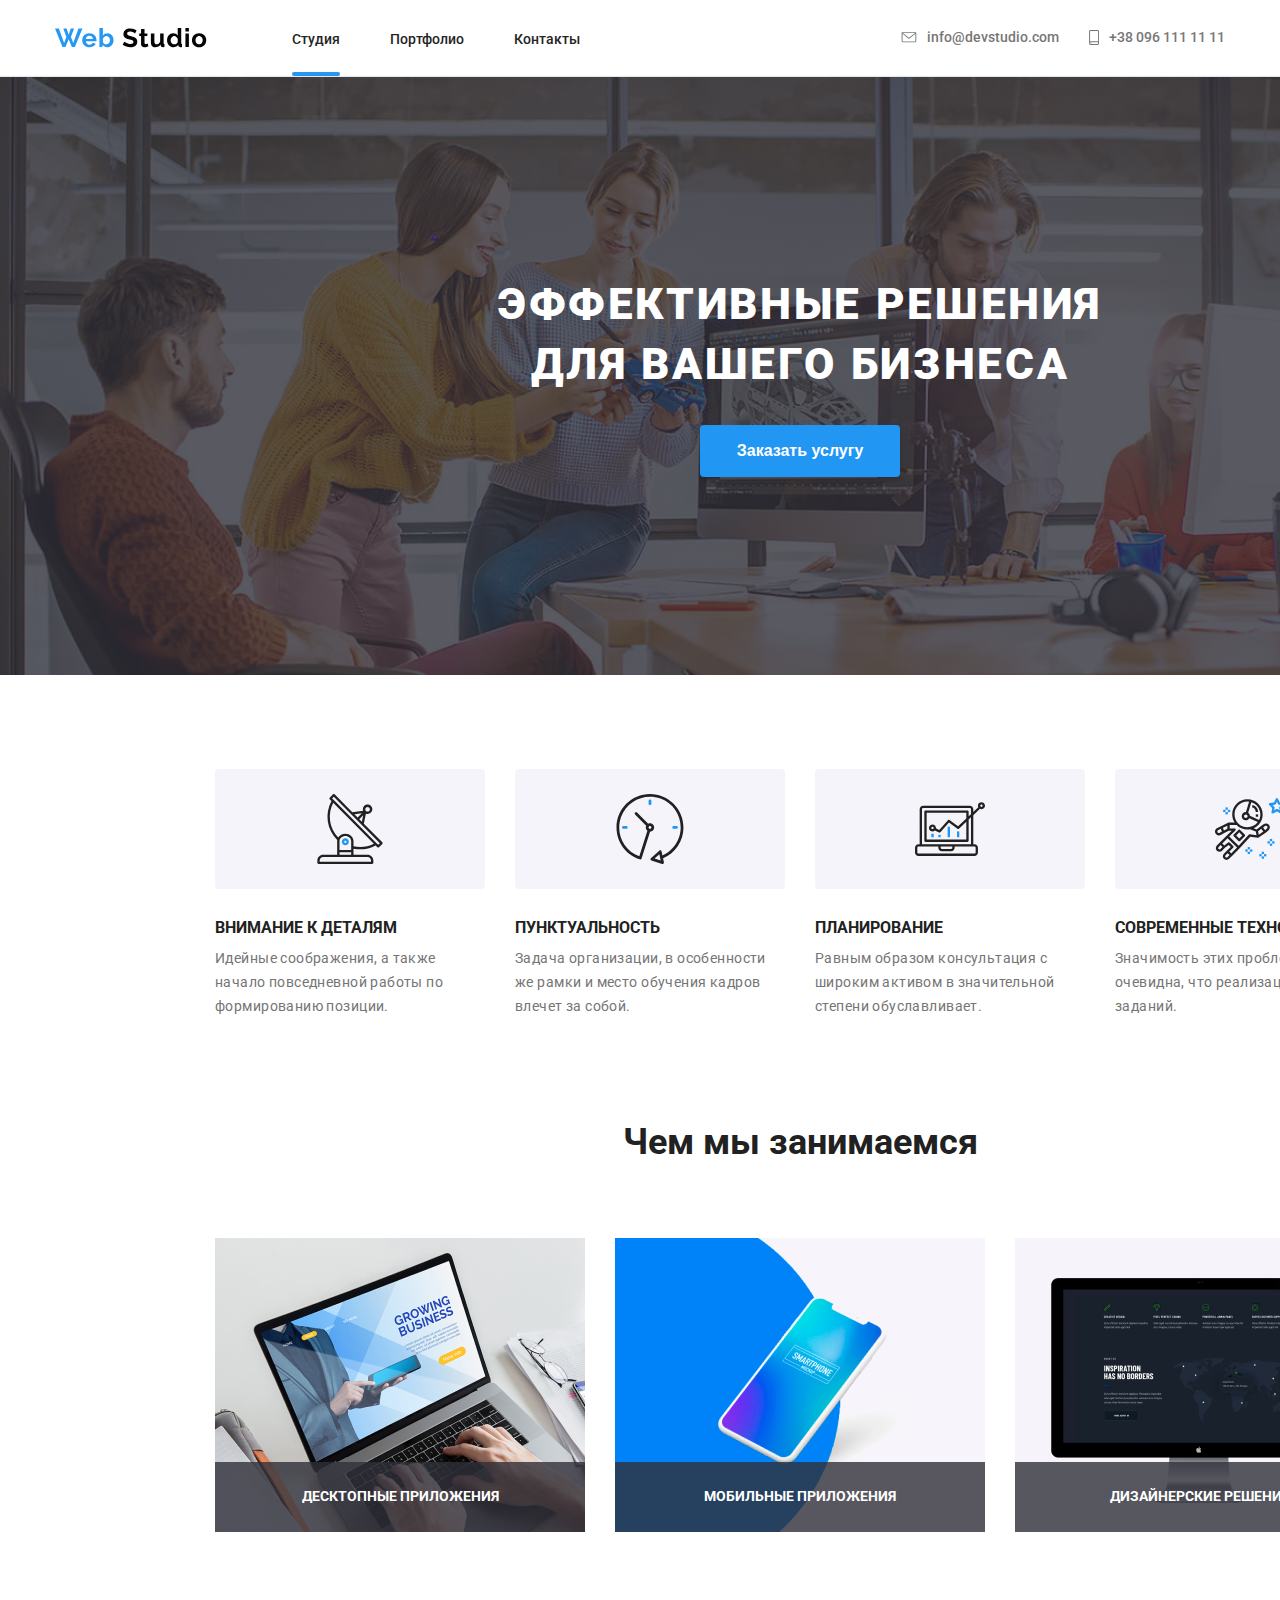
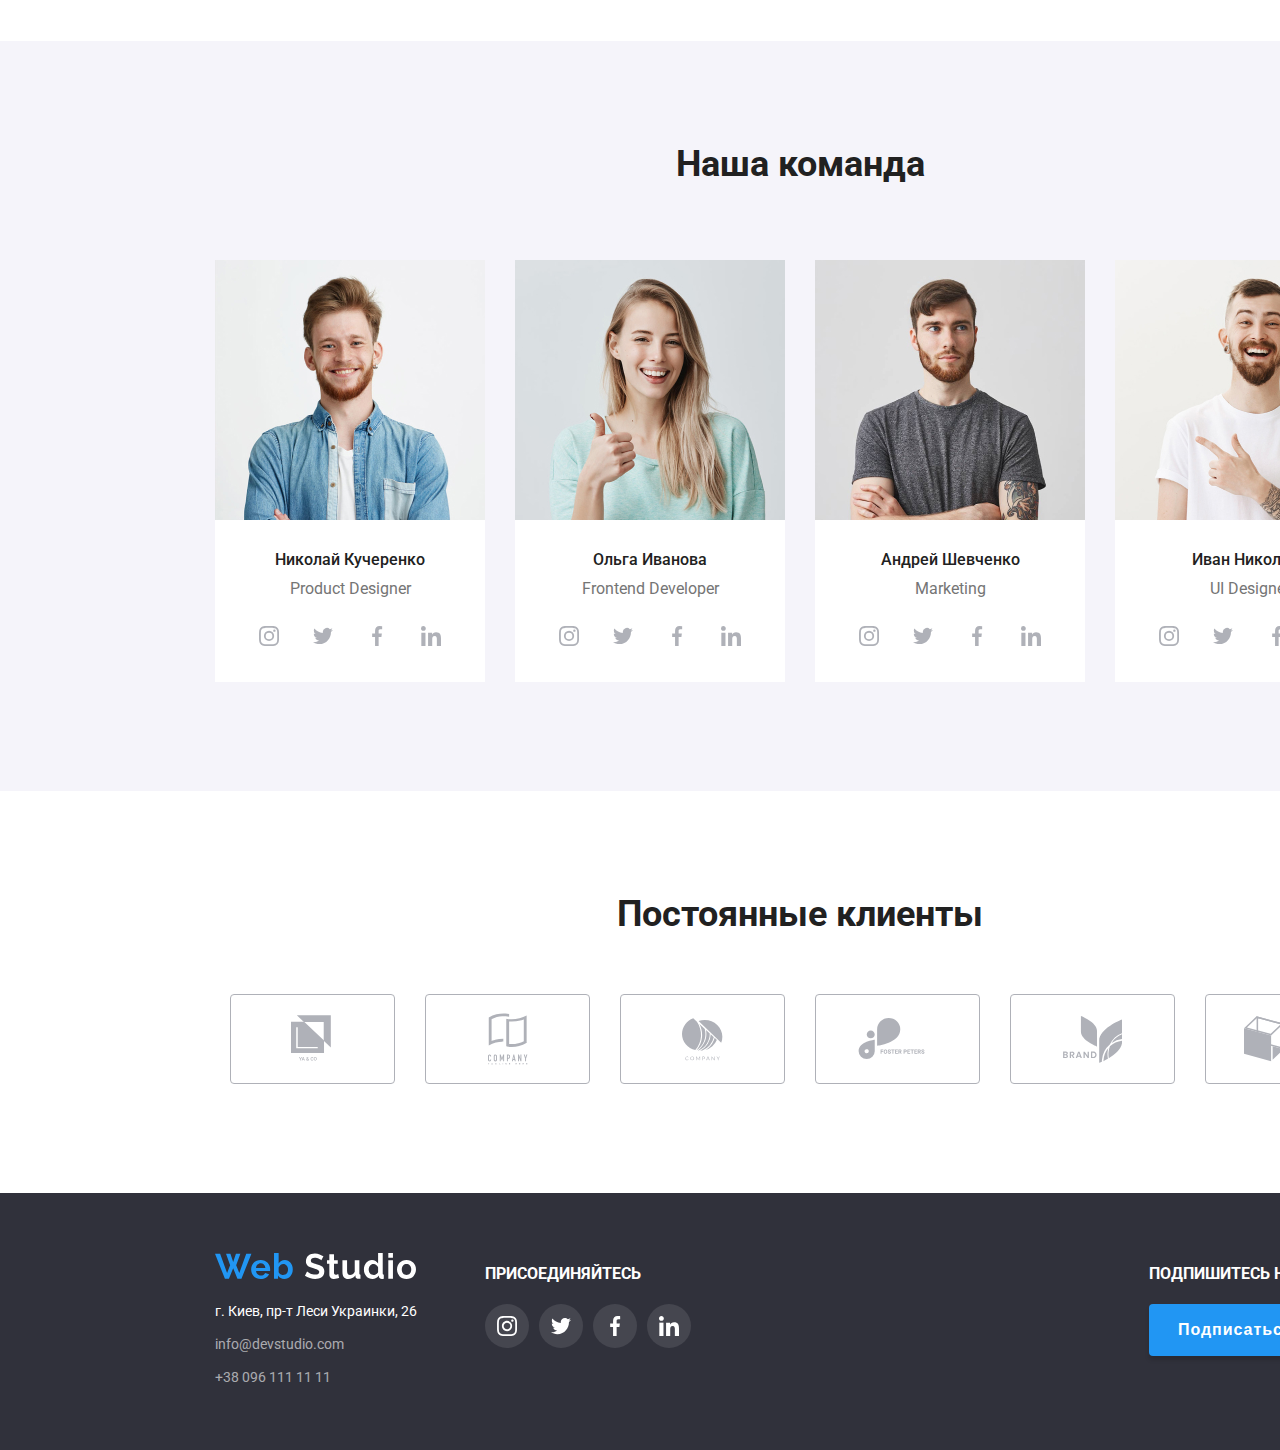
<file: index.html>
<!DOCTYPE html>
<html lang="ru">
  <head>
    <meta charset="UTF-8" />
    <meta name="format-detection" content="telephone=no" />
    <meta
      name="viewport"
      content="width=device-width, initial-scale=1.0, maximum-scale=1.0, user-scalable=no, shrink-to-fit=no"
    />
    <meta http-equiv="X-UA-Compatible" content="ie=edge" />
    <title>home</title>
    <link
      href="https://fonts.googleapis.com/css2?family=Roboto:wght@400;500;700;900&display=swap"
      rel="stylesheet"
    />
    <link rel="stylesheet" href="css/style.css" />
  </head>

  <body>
    <header class="header">
      <div class="container header__container">
        <ul class="header__items">
          <li class="header__item">
            <a href="/" class="logo">
              <img src="./image/logo.svg" alt="WEB Studio" />
            </a>
          </li>
          <li class="header__item header__item-nav">
            <nav class="nav">
              <ul class="nav__list">
                <li class="nav__item">
                  <a class="nav__link nav__link--active" href="/index.html"
                    >Студия</a
                  >
                </li>
                <li class="nav__item">
                  <a class="nav__link" href="./portfolio.html">Портфолио</a>
                </li>
                <li class="nav__item">
                  <a class="nav__link" href="">Контакты</a>
                </li>
              </ul>
            </nav>
          </li>

          <li class="contacts">
            <ul class="contacts__list">
              <li class="contacts__item">
                <a class="contacts__link" href="mailto:info@devstudio.com">
                  <svg class="contacts__icon icon--envelope">
                    <use xlink:href="./image/sprite.svg#envelope"></use>
                  </svg>
                  <span class="contacts__text">info@devstudio.com </span>
                </a>
              </li>
              <li class="contacts__item">
                <a class="contacts__link" href="tel:+380961111111">
                  <svg class="contacts__icon icon--smartphone">
                    <use xlink:href="./image/sprite.svg#smartphone"></use>
                  </svg>
                  <span class="contacts__text">+38 096 111 11 11</span>
                </a>
              </li>
            </ul>
          </li>
        </ul>
      </div>
    </header>

    <main class="layout">
      <section class="layout__section layout__section-main">
        <!-- <div class="container"> -->
          <div class="layout__hero-bcg">
            <div class="layout__hero">
              <h1 class="layout__main-title">
                Эффективные решения для вашего бизнеса
              </h1>
              <button class="btn btn-hero" data-modal-open>
                <span class="btn__text">
                  Заказать услугу
                </span>
              </button>
            </div>
          </div>
        </div>
      </section>

      <section class="layout__section">
        <div class="container">
          <ul class="layout__list">
            <li class="layout__item icon-antenna">
              <p class="layout__title">Внимание к деталям</p>
              <p class="layout__text">
                Идейные соображения, а также начало повседневной работы по
                формированию позиции.
              </p>
            </li>

            <li class="layout__item icon-clock">
              <p class="layout__title">Пунктуальность</p>
              <p class="layout__text">
                Задача организации, в особенности же рамки и место обучения
                кадров влечет за собой.
              </p>
            </li>

            <li class="layout__item icon-diagram">
              <p class="layout__title">Планирование</p>
              <p class="layout__text">
                Равным образом консультация с широким активом в значительной
                степени обуславливает.
              </p>
            </li>

            <li class="layout__item icon-astronaut">
              <p class="layout__title">Современные технологии</p>
              <p class="layout__text">
                Значимость этих проблем настолько очевидна, что реализация
                плановых заданий.
              </p>
            </li>
          </ul>
        </div>
      </section>

      <section class="layout__section block">
        <div class="container">
          <h2 class="block__title">Чем мы занимаемся</h2>
          <ul class="block__list">
            <li class="block__item">
              <div class="img block__float">
                <img class="block__img" src="./image/example-09.jpg" alt="" />
                <p class="block__text">Десктопные приложения</p>
              </div>
            </li>
            <li class="block__item">
              <div class="img block__float">
                <img class="block__img" src="./image/mobile-app.jpg" alt="" />
                <p class="block__text">Мобильные приложения</p>
              </div>
              
            </li>
            <li class="block__item">
              <div class="img block__float">
                <img class="block__img" src="./image/example-06.jpg" alt="" />
                <p class="block__text">Дизайнерские решения</p>
              </div>
              
            </li>
          </ul>
        </div>
      </section>

      <section class="layout__section card">
        <div class="container">
          <h2 class="card__title">Наша команда</h2>
          <ul class="card__list">
            <li class="card__item">
              <div class="img">
                <img class="card__img" src="./image/john-smith.jpg" alt="" />
              </div>
              <div class="card__item-info">
                <h3 class="card__name">Николай Кучеренко</h3>
                <p class="card__description">Product Designer</p>
                <ul class="social">
                  <li class="social__list-item">
                    <a class="social__link" href="">
                      <svg class="social__item-icon">
                        <use xlink:href="./image/sprite.svg#instagram-icon"></use>
                      </svg>
                    </a>
                  </li>
                  <li class="social__list-item">
                    <a class="social__link" href="">
                      <svg class="social__item-icon">
                        <use xlink:href="./image/sprite.svg#twitter-icon"></use>
                      </svg>
                    </a>
                  </li>
                  <li class="social__list-item">
                    <a class="social__link" href="">
                      <svg class="social__item-icon">
                        <use xlink:href="./image/sprite.svg#facebook-icon"></use>
                      </svg>
                    </a>
                  </li>
                  <li class="social__list-item">
                    <a class="social__link" href="">
                      <svg class="social__item-icon">
                        <use xlink:href="./image/sprite.svg#linkedin-icon"></use>
                      </svg>
                    </a>
                  </li>
                </ul>
              </div>
            </li>

            <li class="card__item">
              <div class="img">
                <img class="card__img" src="./image/marta-stewart.jpg" alt="" />
              </div>
              <div class="card__item-info">
                <h3 class="card__name">Ольга Иванова</h3>
                <p class="card__description">Frontend Developer</p>
                <ul class="social">
                  <li class="social__list-item">
                    <a class="social__link" href="">
                      <svg class="social__item-icon">
                        <use xlink:href="./image/sprite.svg#instagram-icon"></use>
                      </svg>
                    </a>
                  </li>
                  <li class="social__list-item">
                    <a class="social__link" href="">
                      <svg class="social__item-icon">
                        <use xlink:href="./image/sprite.svg#twitter-icon"></use>
                      </svg>
                    </a>
                  </li>
                  <li class="social__list-item">
                    <a class="social__link" href="">
                      <svg class="social__item-icon">
                        <use xlink:href="./image/sprite.svg#facebook-icon"></use>
                      </svg>
                    </a>
                  </li>
                  <li class="social__list-item">
                    <a class="social__link" href="">
                      <svg class="social__item-icon">
                        <use xlink:href="./image/sprite.svg#linkedin-icon"></use>
                      </svg>
                    </a>
                  </li>
                </ul>
              </div>
            </li>

            <li class="card__item">
              <div class="img">
                <img class="card__img" src="./image/robert-jakis.jpg" alt="" />
              </div>
              <div class="card__item-info">
                <h3 class="card__name">Андрей Шевченко</h3>
                <p class="card__description">Marketing</p>
                <ul class="social">
                  <li class="social__list-item">
                    <a class="social__link" href="">
                      <svg class="social__item-icon">
                        <use xlink:href="./image/sprite.svg#instagram-icon"></use>
                      </svg>
                    </a>
                  </li>
                  <li class="social__list-item">
                    <a class="social__link" href="">
                      <svg class="social__item-icon">
                        <use xlink:href="./image/sprite.svg#twitter-icon"></use>
                      </svg>
                    </a>
                  </li>
                  <li class="social__list-item">
                    <a class="social__link" href="">
                      <svg class="social__item-icon">
                        <use xlink:href="./image/sprite.svg#facebook-icon"></use>
                      </svg>
                    </a>
                  </li>
                  <li class="social__list-item">
                    <a class="social__link" href="">
                      <svg class="social__item-icon">
                        <use xlink:href="./image/sprite.svg#linkedin-icon"></use>
                      </svg>
                    </a>
                  </li>
                </ul>
              </div>
            </li>

            <li class="card__item">
              <div class="img">
                <img class="card__img" src="./image/martin-doe.jpg" alt="" />
              </div>
              <div class="card__item-info">
                <h3 class="card__name">Иван Николаев</h3>
                <p class="card__description">UI Designer</p>
                <ul class="social">
                  <li class="social__list-item">
                    <a class="social__link" href="">
                      <svg class="social__item-icon">
                        <use xlink:href="./image/sprite.svg#instagram-icon"></use>
                      </svg>
                    </a>
                  </li>
                  <li class="social__list-item">
                    <a class="social__link" href="">
                      <svg class="social__item-icon">
                        <use xlink:href="./image/sprite.svg#twitter-icon"></use>
                      </svg>
                    </a>
                  </li>
                  <li class="social__list-item">
                    <a class="social__link" href="">
                      <svg class="social__item-icon">
                        <use xlink:href="./image/sprite.svg#facebook-icon"></use>
                      </svg>
                    </a>
                  </li>
                  <li class="social__list-item">
                    <a class="social__link" href="">
                      <svg class="social__item-icon">
                        <use xlink:href="./image/sprite.svg#linkedin-icon"></use>
                      </svg>
                    </a>
                  </li>
                </ul>
              </div>
            </li>
          </ul>
        </div>
      </section>

      <section class="layout__section blocks">
        <div class="container">
          <h2 class="blocks__title">Постоянные клиенты</h2>
          <ul class="blocks__list">
            <li class="blocks__item">
              <svg class="blocks__item-icon icon--first">
                <use href="./image/sprite.svg#logo-1"></use>
              </svg>
            </li>

            <li class="blocks__item">
              <svg class="blocks__item-icon icon--second">
                <use xlink:href="./image/sprite.svg#logo-2"></use>
              </svg>
            </li>

            <li class="blocks__item">
              <svg class="blocks__item-icon icon--third">
                <use xlink:href="./image/sprite.svg#logo-3"></use>
              </svg>
            </li>

            <li class="blocks__item">
              <svg class="blocks__item-icon icon--fourth">
                <use xlink:href="./image/sprite.svg#logo-4"></use>
              </svg>
            </li>

            <li class="blocks__item">
              <svg class="blocks__item-icon icon--fifth">
                <use xlink:href="./image/sprite.svg#logo-5"></use>
              </svg>
            </li>

            <li class="blocks__item">
              <svg class="blocks__item-icon icon--sixth">
                <use xlink:href="./image/sprite.svg#logo-6"></use>
              </svg>
            </li>
          </ul>
        </div>
      </section>
      
    </main>

    <footer class="footer">
      <div class="container">
        <div class="footer__items">
          <div class="container-footer">
            <a href="/" class="logo"
              ><img src="./image/logo-footer.svg" alt="WEB Studio"
            /></a>
            <address class="address footer-address">
              г. Киев, пр-т Леси Украинки, 26
            </address>
            <a class="contact__link" href="mailto:info@devstudio.com">
              <span class="contact__text">info@devstudio.com</span>
            </a>
            <a class="contact__link" href="tel:+380961111111">
              <span class="contact__text">+38 096 111 11 11</span>
            </a>
          </div>

          <div class="container-footer">
            <div class="footer__social">
              <p class="footer__text">Присоединяйтесь</p>
              <ul class="footer-social__list">
                <li clas="footer-social__list-item">
                   <a class="footer-social__link footer-social__link--instagram" href="">
                  </a>
                </li>
                <li class="footer-social__list-item">
                  <a class="footer-social__link footer-social__link--twitter" href=""> 
                  </a>
               </li>
               <li class="footer-social__list-item">
                  <a class="footer-social__link footer-social__link--fb" href="">
                  </a>
                </li>
                <li class="footer-social__list-item">
                  <a class="footer-social__link footer-social__link--linkedin" href="">
                  </a>
                </li>
             </ul>
            </div>
          </div>

          <div class="container-footer footer__subscribe">
            <p class="footer__text">Подпишитесь на рассылку</p>
            <button class="btn btn-footer">
              Подписаться
            </button>
          </div>
        </div>
      </div>
    </footer>

    <div class="backdrop is--hidden" data-backdrop>
      <div class="modal">
      <button type="button" data-modal-close>Закрыть</button>
      </div>
    </div>
    <script src="./js/modal.js"></script>

  </body>
</html>
</file>
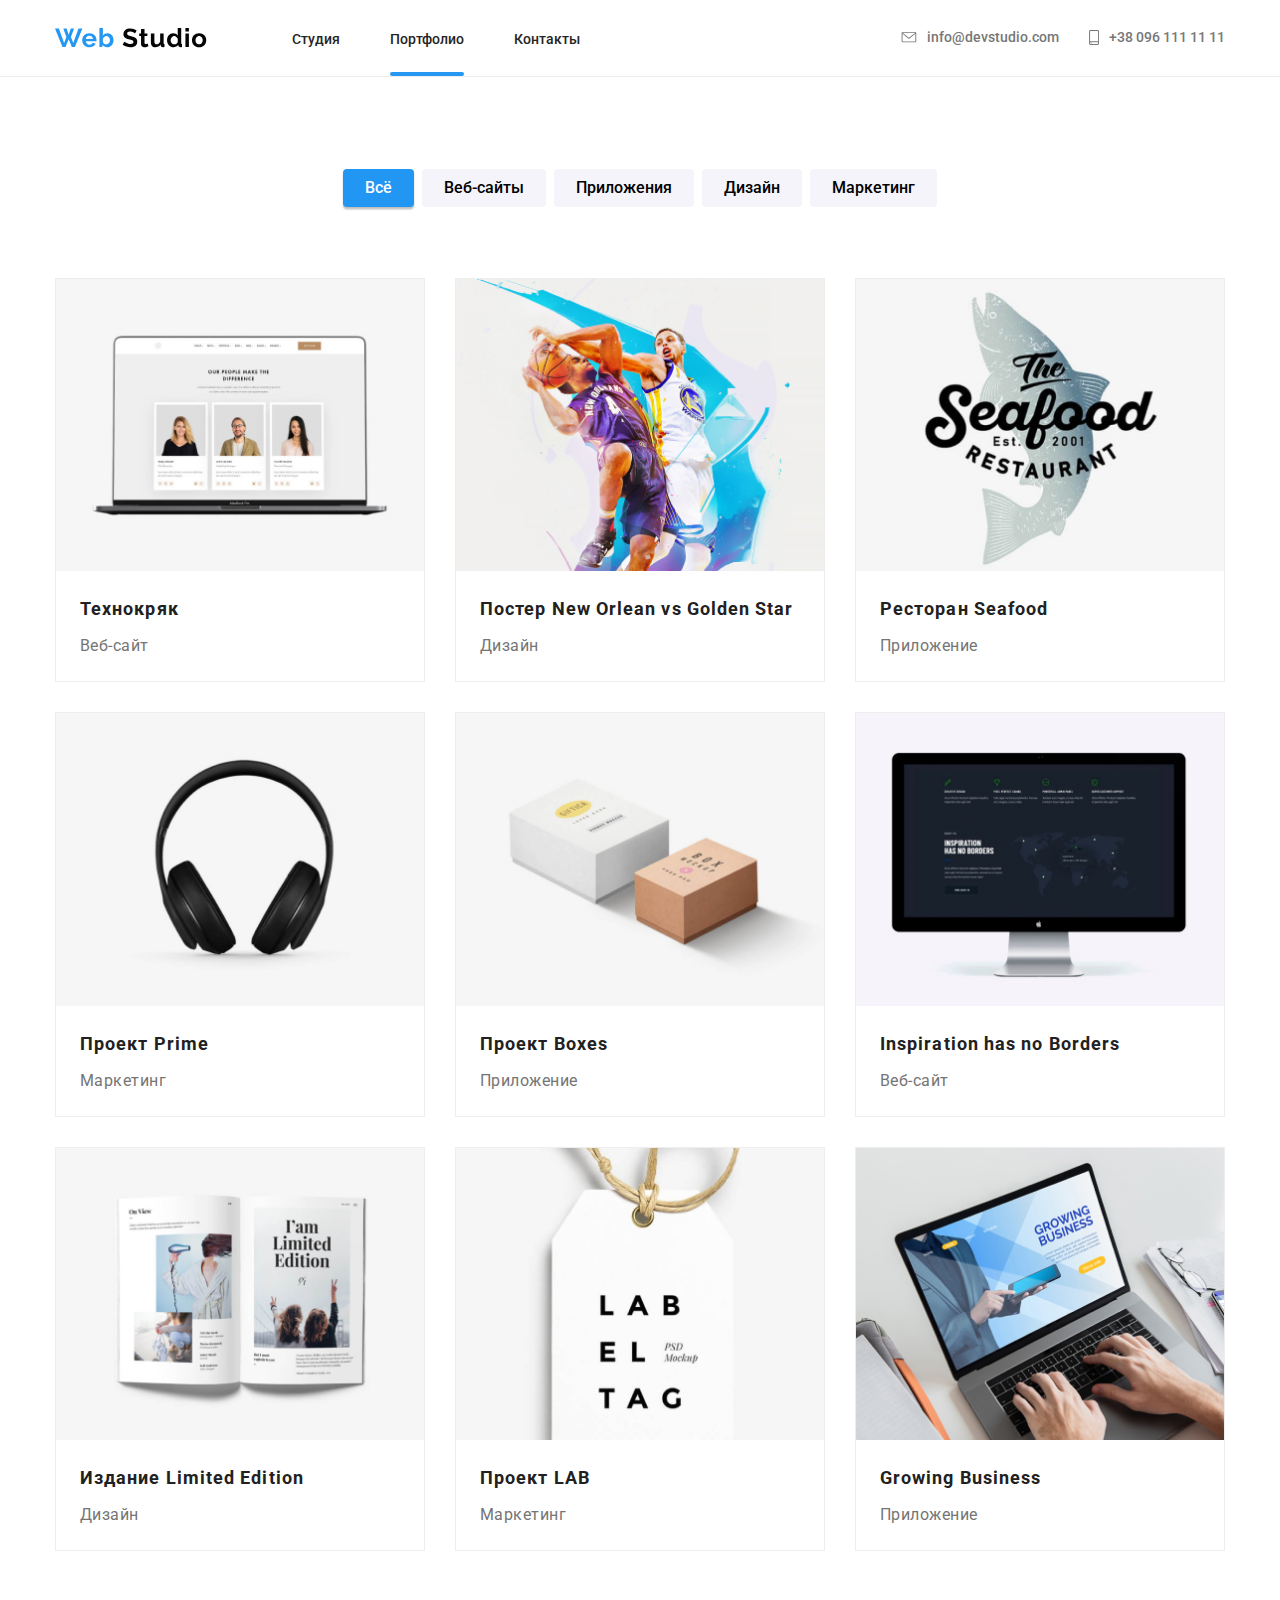
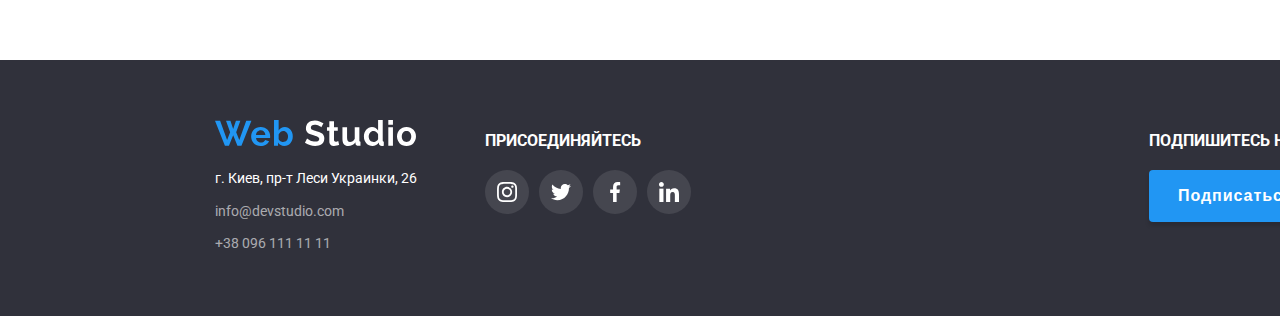
<file: portfolio.html>
<!DOCTYPE html>
<html lang="ru">
  <head>
    <meta charset="UTF-8" />
    <meta name="viewport" content="width=device-width, initial-scale=1.0" />
    <title>WEB Studio</title>
    <link
      href="https://fonts.googleapis.com/css2?family=Raleway:wght@700&family=Roboto:wght@400;500;700;900&display=swap"
      rel="stylesheet"
    />
    <link rel="stylesheet" href="./css/style.css" />
  </head>

  <body>
    <!--Шапка сайта-->
    <header class="header">
      <div class="container header__container">
        <ul class="header__items">
          <li class="header__item">
            <a href="/" class="logo">
              <img src="./image/logo.svg" alt="WEB Studio" />
            </a>
          </li>
          <li class="header__item header__item-nav">
            <nav class="nav">
              <ul class="nav__list">
                <li class="nav__item">
                  <a class="nav__link" href="./index.html">Студия</a>
                </li>
                <li class="nav__item">
                  <!-- <div class="nav__item--float"> -->
                  <a class="nav__link nav__link--active" href="./portfolio.html"
                    >Портфолио</a
                  >
                  <!-- </div> -->
                </li>
                <li class="nav__item">
                  <a class="nav__link" href="">Контакты</a>
                </li>
              </ul>
            </nav>
          </li>

          <li class="contacts">
            <ul class="contacts__list">
              <li class="contacts__item">
                <a class="contacts__link" href="mailto:info@devstudio.com">
                  <svg class="contacts__icon icon--envelope">
                    <use xlink:href="./image/sprite.svg#envelope"></use>
                  </svg>
                  <span class="contacts__text">info@devstudio.com </span>
                </a>
              </li>
              <li class="contacts__item">
                <a class="contacts__link" href="tel:+380961111111">
                  <svg class="contacts__icon icon--smartphone">
                    <use xlink:href="./image/sprite.svg#smartphone"></use>
                  </svg>
                  <span class="contacts__text">+38 096 111 11 11</span>
                </a>
              </li>
            </ul>
          </li>
        </ul>
      </div>
    </header>

    <main class="main__block">
      <section class="cards container">
        <!-- <div class="buttons"> -->
        <ul class="buttons__list">
          <li class="buttons__padding">
            <button
              class="buttons__filter buttons__filter__current"
              type="button"
            >
              Всё
            </button>
          </li>
          <li class="buttons__padding">
            <button class="buttons__filter" type="button">Веб-сайты</button>
          </li>
          <li class="buttons__padding">
            <button class="buttons__filter" type="button">Приложения</button>
          </li>
          <li class="buttons__padding">
            <button class="buttons__filter" type="button">Дизайн</button>
          </li>
          <li class="buttons__padding">
            <button class="buttons__filter" type="button">Маркетинг</button>
          </li>
        </ul>
        <!-- </div>/ -->
        <h1 class="hidden">Примеры работ</h1>
        <ul class="card__list">
          <li class="card__bigger">
            <a href="">
              <div class="card__popup-description">
                <img src="./image/example-01.jpg" alt="" />
                <p class="description__popup hidde">
                  Технокряк это современная площадка распространения
                  коронавируса. Компании используют эту платформу для цифрового
                  шпионажа и атак на защищённые сервера конкурентов.
                </p>
              </div>
              <div class="card__info">
                <h2 class="section-title">Технокряк</h2>
                <p class="card__naming">Веб-сайт</p>
              </div>
            </a>
          </li>
          <li class="card__bigger">
            <a href="">
              <div class="card__popup-description">
                <p class="description__popup hidde">
                  Технокряк это современная площадка распространения
                  коронавируса. Компании используют эту платформу для цифрового
                  шпионажа и атак на защищённые сервера конкурентов.
                </p>
                <img src="./image/example-02.jpg" alt="" />
              </div>
              <div class="card__info">
                <h2 class="section-title">
                  Постер New Orlean vs Golden Star
                </h2>
                <p class="card__naming">Дизайн</p>
              </div>
            </a>
          </li>
          <li class="card__bigger">
            <a href="">
              <div class="card__popup-description">
                <p class="description__popup hidde">
                  Технокряк это современная площадка распространения
                  коронавируса. Компании используют эту платформу для цифрового
                  шпионажа и атак на защищённые сервера конкурентов.
                </p>
                <img src="./image/example-03.jpg" alt="" />
              </div>
              <div class="card__info">
                <h2 class="section-title">Ресторан Seafood</h2>
                <p class="card__naming">Приложение</p>
              </div>
            </a>
          </li>
          <li class="card__bigger">
            <a href="">
              <div class="card__popup-description">
                <p class="description__popup">
                  Технокряк это современная площадка распространения
                  коронавируса. Компании используют эту платформу для цифрового
                  шпионажа и атак на защищённые сервера конкурентов.
                </p>
                <img src="./image/example-04.jpg" alt="" />
              </div>
              <div class="card__info">
                <h2 class="section-title">Проект Prime</h2>
                <p class="card__naming">Маркетинг</p>
              </div>
            </a>
          </li>
          <li class="card__bigger">
            <a href="">
              <div class="card__popup-description">
                <p class="description__popup">
                  Технокряк это современная площадка распространения
                  коронавируса. Компании используют эту платформу для цифрового
                  шпионажа и атак на защищённые сервера конкурентов.
                </p>
                <img src="./image/example-05.jpg" alt="" />
              </div>
              <div class="card__info">
                <h2 class="section-title">Проект Boxes</h2>
                <p class="card__naming">Приложение</p>
              </div>
            </a>
          </li>
          <li class="card__bigger">
            <a href="">
              <div class="card__popup-description">
                <p class="description__popup">
                  Технокряк это современная площадка распространения
                  коронавируса. Компании используют эту платформу для цифрового
                  шпионажа и атак на защищённые сервера конкурентов.
                </p>
                <img src="./image/example-06.jpg" alt="" />
              </div>
              <div class="card__info">
                <h2 class="section-title">Inspiration has no Borders</h2>
                <p class="card__naming">Веб-сайт</p>
              </div>
            </a>
          </li>
          <li class="card__bigger">
            <a href="">
              <div class="card__popup-description">
                <p class="description__popup">
                  Технокряк это современная площадка распространения
                  коронавируса. Компании используют эту платформу для цифрового
                  шпионажа и атак на защищённые сервера конкурентов.
                </p>
                <img src="./image/example-07.jpg" alt="" />
              </div>
              <div class="card__info">
                <h2 class="section-title">Издание Limited Edition</h2>
                <p class="card__naming">Дизайн</p>
              </div>
            </a>
          </li>
          <li class="card__bigger">
            <a href="">
              <div class="card__popup-description">
                <p class="description__popup">
                  Технокряк это современная площадка распространения
                  коронавируса. Компании используют эту платформу для цифрового
                  шпионажа и атак на защищённые сервера конкурентов.
                </p>
                <img src="./image/example-08.jpg" alt="" />
              </div>
              <div class="card__info">
                <h2 class="section-title">Проект LAB</h2>
                <p class="card__naming">Маркетинг</p>
              </div>
            </a>
          </li>
          <li class="card__bigger">
            <a href="">
              <div class="card__popup-description">
                <img src="./image/example-09.jpg" alt="" />
                <p class="description__popup">
                  Технокряк это современная площадка распространения
                  коронавируса. Компании используют эту платформу для цифрового
                  шпионажа и атак на защищённые сервера конкурентов.
                </p>
              </div>

              <div class="card__info">
                <h2 class="section-title">Growing Business</h2>
                <p class="card__naming">Приложение</p>
              </div>
            </a>
          </li>
        </ul>
      </section>
    </main>

    <footer class="footer">
      <div class="container">
        <div class="footer__items">
          <div class="container-footer">
            <a href="/" class="logo"
              ><img src="./image/logo-footer.svg" alt="WEB Studio"
            /></a>
            <address class="address footer-address">
              г. Киев, пр-т Леси Украинки, 26
            </address>
            <a class="contact__link" href="mailto:info@devstudio.com">
              <span class="contact__text">info@devstudio.com</span>
            </a>
            <a class="contact__link" href="tel:+380961111111">
              <span class="contact__text">+38 096 111 11 11</span>
            </a>
          </div>

          <div class="container-footer">
            <div class="footer__social">
              <p class="footer__text">Присоединяйтесь</p>
              <ul class="footer-social__list">
                <li clas="footer-social__list-item">
                  <a
                    class="footer-social__link footer-social__link--instagram"
                    href=""
                  >
                  </a>
                </li>
                <li class="footer-social__list-item">
                  <a
                    class="footer-social__link footer-social__link--twitter"
                    href=""
                  >
                  </a>
                </li>
                <li class="footer-social__list-item">
                  <a
                    class="footer-social__link footer-social__link--fb"
                    href=""
                  >
                  </a>
                </li>
                <li class="footer-social__list-item">
                  <a
                    class="footer-social__link footer-social__link--linkedin"
                    href=""
                  >
                  </a>
                </li>
              </ul>
            </div>
          </div>
          <div class="container-footer footer__subscribe">
            <p class="footer__text">Подпишитесь на рассылку</p>
            <button class="btn btn-footer">
              Подписаться
            </button>
          </div>
        </div>
      </div>
    </footer>
  </body>
</html>
</file>
<file: css/style.css>
html,
body,
div,
span,
applet,
object,
iframe,
h1,
h2,
h3,
h4,
h5,
h6,
p,
blockquote,
pre,
a,
abbr,
acronym,
address,
big,
cite,
code,
del,
dfn,
img,
ins,
kbd,
q,
s,
samp,
small,
strike,
strong,
sub,
sup,
tt,
var,
b,
u,
center,
dl,
dt,
dd,
ol,
ul,
li,
fieldset,
form,
label,
legend,
table,
caption,
tbody,
tfoot,
thead,
tr,
th,
td,
article,
aside,
canvas,
details,
embed,
figure,
figcaption,
footer,
header,
hgroup,
menu,
nav,
output,
ruby,
section,
summary,
time,
mark,
audio,
video {
  border: 0;
  font-size: 100%;
  font: inherit;
  vertical-align: baseline;
  margin: 0;
  padding: 0;
}

article,
aside,
details,
figcaption,
figure,
footer,
header,
hgroup,
menu,
nav,
section {
  display: block;
}

ol,
ul {
  list-style: none;
}

blockquote,
q {
  quotes: none;
}

blockquote:before,
blockquote:after,
q:before,
q:after {
  content: none;
}

table {
  border-collapse: collapse;
  border-spacing: 0;
}

html {
  box-sizing: border-box;
}

*,
*::before,
*::after {
  box-sizing: inherit;
}

body,
html {
  width: 100%;
  height: 100%;
}

body {
  margin 0;
  background-color: white;
  font-weight: 400;
  line-height: 1.42;
  min-width: 320px;
  overflow-y: auto;
  overflow-x: hidden;
  display: flex;
  flex-direction: column;
  height: 100%;

  font-family: "Roboto", sans-serif;
  font-style: normal;
  font-weight: 400;
}

h1,
h2,
h3,
h4,
h5,
h6 {
  font-family: "Roboto", sans-serif;
  font-size: 16px;
  font-weight: 700;
  color: #212121;
}

img {
  display: block;
  max-width: 100%;
}

input,
textarea {
  font-family: "Roboto";
  font-weight: 400;
  opacity: 1;
  font-size: 14px;
}

svg {
  display: none;
}

a {
  display: inline-block;
  color: inherit;
}

img {
  width: 100%;
  object-fit: contain;
}

body {
  margin-top: 75px;
}

.hidden {
  display: none;
}

.container {
  max-width: 1200px;
  padding: 0 15px;
  margin: 0 auto;
}

.hero {
  background-image: linear-gradient(
      to right,
      rgba(47, 48, 58, 0.8) ; rgba(47, 48, 58, 0.8) ;
    )
    url(../image/bcg-hero.jpg);
  background-repeat: no-repeat;
  max-width: 1600px;
  min-height: 600px;
  /* max-width: 100%; */
  margin: 0 auto;
}

.header__container {
  width: 1200px;
}

.header {
  position: fixed;
  /* width: 100%; */
  top: 0;
  left: 0;
  right: 0;
  background-color: #fff;
  border-bottom: 1px solid #ececec;
  opacity: 0.98;
  z-index: 10;
}

.logo {
  display: block;
}

.header__items {
  display: flex;
  align-items: center;
  margin-right: auto;
  margin-left: auto;
}

.nav__link {
  padding-top: 32px;
  padding-bottom: 28px;

  font-weight: 500;
  font-size: 14px;
  line-height: 1.14;
  color: #212121;
  text-decoration: none;
  transition: 250ms cubic-bezier(0.4, 0, 0.2, 1);
}

.nav {
  margin-left: 85px;
  align-items: center;
}


.nav__list {
  display: flex;
}

.nav__link:hover {
  color: #2196f3;
}

.nav__item {
  position: relative;
}

.nav__link--active:after {
  content: "";
  position: absolute;
  /* display: block; */
  height: 4px;
  width: 100%;
  border-radius: 4px;
  background-color: #2196f3;
  bottom: 0;
  right: 0;
}

.nav__item:not(:last-child) {
  margin-right: 50px;
}

.contacts__item {
  display: flex;
}

.contacts__link {
  text-decoration: none;
  display: flex;
  align-items: center;
  padding: 7px 15px;
}

.contacts__icon {
  display: block;
  fill: #757575;
  transition: 250ms cubic-bezier(0.4, 0, 0.2, 1);
}

.icon--envelope {
  width: 16px;
  height: 11px;
}

.icon--smartphone {
  width: 10px;
  height: 15px;
}

.contacts {
  margin-left: auto;
  margin-right: -15px;
  align-items: center;
}

.contacts__list {
  display: flex;
}

.contacts__text {
  color: #757575;

  font-weight: 500;
  font-size: 14px;
  line-height: 1.14;
  margin-left: 10px;
  transition: 250ms cubic-bezier(0.4, 0, 0.2, 1);
}

.layout__hero-bcg {
  display: block;
  background-color: grey;
  background-image: linear-gradient(
      rgba(47, 48, 58, 0.8),
      rgba(47, 48, 58, 0.8)
    ),
    url(../image/bcg-hero.jpg);
  /* width: 1920px; */
  background-size: contain;
  height: 600px;
  margin: 0 auto;
}

.contacts__link:hover .contacts__icon,
.contacts__link:focus .contacts__icon {
  fill: #2196f3;
}

.contacts__link:hover .contacts__text,
.contacts__link:focus .contacts__text {
  color: #2196f3;
}

.layout__section {
  display: flex;
  width: 1600px;
  margin-left: auto;
  margin-right: auto;
  margin-bottom: 94px;
}

.layout__section-main {
  width: 1600px;
  margin-left: auto;
  margin-right: auto;
  align-items: center;
}

.layout__hero {
  padding: 200px 452px;
  margin: 0 auto;
  text-align: center;
}

.layout__main-title {
  font-weight: 900;
  font-size: 44px;
  line-height: 1.36;

  text-align: center;
  text-transform: uppercase;
  letter-spacing: 0.06em;

  color: #ffffff;

  padding-bottom: 30px;
}

.btn {
  background: #2196f3;
  box-shadow: 0px 4px 4px rgba(0, 0, 0, 0.15);
  border-radius: 4px;
  border: 1px solid transparent;
  cursor: pointer;
}

.btn-hero {
  margin-left: auto;
  width: 200px;
  padding: 10px 32px;
}

.btn__text {
  font-weight: 700;
  color: #fff;
  font-size: 16px;
  line-height: 1.87;
  text-align: center;
}

.layout {
  max-width: 1600px;
  width: 100%;
  margin: 0 auto;
}

.layout__list {
  display: flex;
  flex-wrap: wrap;
  justify-content: center;
  text-align: left;
  margin: -15px;
}

.layout__item {
  max-width: 270px;
}

.layout__item {
  margin: 15px;
}

.example {
  display: inline-block;
  width: 270px;
  height: 120px;
  background-color: #f5f4fa;
}

.layout__item::before {
  content: "";
  display: block;
  height: 120px;
  background-color: #f5f4fa;
  background-position: center;
  background-repeat: no-repeat;
  border-radius: 4px;
  margin-bottom: 30px;
}

.icon-antenna::before {
  background-image: url(../image/antenna.svg);
}

.icon-clock::before {
  background-image: url(../image/clock.svg);
}

.icon-diagram::before {
  background-image: url(../image/diagram.svg);
}

.icon-astronaut::before {
  background-image: url(../image/astronaut.svg);
}

.layout__main {
  max-width: 1920px;
  width: 100%;
}

.layout__title {
  font-weight: 700;
  font-size: 16px;
  line-height: 1.14;
  margin-bottom: 10px;

  text-transform: uppercase;

  color: #212121;
}

.layout__text {
  font-weight: 400;
  font-size: 14px;
  line-height: 1.71;
  letter-spacing: 0.03em;

  color: #757575;
}

.block__list {
  display: flex;
  flex-wrap: wrap;
  justify-content: center;
  margin: 0 -15px;
}

.block__item {
  margin: 15px;
}

.block__text {
  font-weight: 700;
  font-size: 14px;
  line-height: 1.14;
  padding: 27px 0;

  text-align: center;
  text-transform: uppercase;
  text-decoration: none;

  color: #ffffff;
  background-color: rgba(47, 48, 58, 0.8);
  width: 370px;
}

.block__title,
.card__title,
.blocks__title {
  /* display: block; */
  font-weight: 700;
  font-size: 36px;
  line-height: 1.66;
  text-align: center;

  color: #212121;
}

.block__title {
  display: block;
  padding-bottom: 50px;
}

.block__float {
  position: relative;
}

.block__text {
  position: absolute;
  bottom: 0;
}

.layout__section.card {
  background-color: #f5f4fa;
  padding-top: 94px;
  padding-bottom: 94px;
}

.card__title {
  margin-bottom: 50px;
}

.card__list {
  display: flex;
  flex-wrap: wrap;
  justify-content: center;
  margin: 0 -15px;
}

.card__item {
  box-sizing: border-box;
  background: #ffffff;
  max-width: 270px;
  margin: 15px 15px;
  transition: 250ms cubic-bezier(0.4, 0, 0.2, 1);
}

.card__item:hover,
.card__item:focus {
  box-shadow: 0px 2px 1px rgba(0, 0, 0, 0.2), 0px 1px 1px rgba(0, 0, 0, 0.14),
    0px 1px 3px rgba(0, 0, 0, 0.12);
  border-radius: 0px 0px 4px 4px;
}

.card__item-info {
  padding: 30px 32px 24px;
}

.card__name {
  font-weight: 500;
  font-size: 16px;
  line-height: 1.19;

  text-align: center;

  color: #212121;

  margin-bottom: 10px;
}

.card__description {
  font-weight: 400;
  font-size: 16px;
  line-height: 1.19;

  text-align: center;
  padding-bottom: 16px;
  color: #757575;
}

.card__bigger:hover .description__popup {
  transform: translateY(-100%);
}

.card__popup-description {
  position: relative;
  overflow: hidden;
}

.description__popup {
  position: absolute;
  display: flex;
  align-items: center;

  color: #fff;
  font-family: Roboto;
  font-style: normal;
  font-weight: 400;
  font-size: 18px;
  line-height: 1.56;
  letter-spacing: 0.03em;

  background-color: rgba(33, 150, 243, 0.9);
  width: 100%;
  height: 100%;
  overflow: hidden;
  padding: 10px 24px;
  top: 100%;
  transition: 250ms cubic-bezier(0.4, 0, 0.2, 1);
}

.social {
  display: flex;
  justify-content: center;
  margin: 0 -5px;
}

.social__link {
  display: flex;
  width: 44px;
  height: 44px;
  border-radius: 50%;
  margin: 0 5px;
  background-color: transparent;
  justify-content: center;
  align-items: center;
  transition: 250ms cubic-bezier(0.4, 0, 0.2, 1);
}

.social__item-icon {
  display: block;
  width: 20px;
  height: 20px;
  fill: #afb1b8;
  transition: 250ms cubic-bezier(0.4, 0, 0.2, 1);
}

.social__link:hover .social__item-icon,
.social__link:focus .social__item-icon {
  fill: #ffffff;
}

.social__link:hover,
.social__link:focus {
  background-color: #2196f3;
  transition: 250ms cubic-bezier(0.4, 0, 0.2, 1);
}

.blocks__list {
  display: flex;
}

.blocks__item {
  display: flex;
  border: 1px solid #afb1b8;
  box-sizing: border-box;
  border-radius: 4px;
  width: 170px;
  height: 90px;
  margin: 15px;
  margin-top: 50px;
  cursor: pointer;
  justify-content: center;
  align-items: center;
  transition: 250ms cubic-bezier(0.4, 0, 0.2, 1);
}

.blocks__item:hover,
.blocks__item:focus {
  border-color: #2196f3;
}

.blocks__item:hover .blocks__item-icon,
.blocks__item:focus .blocks__item-icon {
  fill: #2196f3;
}

.blocks__item-icon {
  display: block;
  fill: #afb1b8;
  transition: 250ms cubic-bezier(0.4, 0, 0.2, 1);
}

.icon--first {
  width: 44px;
  height: 49px;
}

.icon--second {
  width: 40px;
  height: 52px;
}

.icon--third {
  width: 41px;
  height: 43px;
}

.icon--fourth {
  width: 80px;
  height: 42px;
}

.icon--fifth {
  width: 59px;
  height: 47px;
}

.icon--sixth {
  width: 88px;
  height: 46px;
}

.address {
  font-weight: 400;
  font-size: 14px;
  line-height: 1.71;

  color: #ffffff;
}

.contact__link {
  display: block;

  text-decoration: none;
  font-weight: 400;
  font-size: 14px;
  line-height: 1.71;

  color: rgba(255, 255, 255, 0.6);
}

.footer__text {
  font-weight: 700;
  font-size: 16px;
  line-height: 1.14;
  text-transform: uppercase;
  padding-top: 12px;
  padding-bottom: 20px;
  color: #ffffff;
}

.footer {
  /* display: flex;
  flex-grow: 0; */
  background-color: hsl(235, 10%, 21%);
  /* margin: 0 auto; */
  min-width: 1600px;
  width: 100%;
}

.footer__items {
  display: flex;
  margin: 0 -34px;
  padding: 60px 0px;
}

.container-footer {
  padding: 0 34px;
  /* margin-right: auto; */
}

.footer__subscribe {
  margin-left: 94px;
  margin-left: auto;
}

.main__block {
  display: flex;
  flex: 1 0 auto;
  width: auto;
  margin: 0 auto;
  padding-top: 94px;
  padding-bottom: 94px;
}

.contact__link {
  padding-top: 9px;
}

.footer-address {
  padding-top: 20px;
}

.cards {
  width: 1200px;
  padding: 0 15px;
  margin: 0 auto;
}

.buttons__list {
  display: flex;
  padding-bottom: 56px;
  justify-content: center;
  width: auto;
}

.buttons__filter {
  background: #f5f4fa;
  border-radius: 4px;
  border: none;
  padding: 6px 22px;
  font-family: Roboto;
  font-style: normal;
  font-weight: 500;
  font-size: 16px;
  line-height: 1.63;
  cursor: pointer;
  transition: 250ms cubic-bezier(0.4, 0, 0.2, 1);
}

.buttons__padding {
  padding: 0 4px;
}

.buttons__filter:hover,
.buttons__filter:focus {
  color: #fff;
  background: #2196f3;
  box-shadow: 0px 2px 2px rgba(0, 0, 0, 0.12), 0px 1px 2px rgba(0, 0, 0, 0.08),
    0px 3px 1px rgba(0, 0, 0, 0.1);
  border: none;
}

.buttons__filter__current {
  color: #fff;
  background: #2196f3;
  box-shadow: 0px 2px 2px rgba(0, 0, 0, 0.12), 0px 1px 2px rgba(0, 0, 0, 0.08),
    0px 3px 1px rgba(0, 0, 0, 0.1);
}

.card__bigger {
  box-sizing: border-box;
  background: #ffffff;
  border: 1px solid #eeeeee;
  max-width: 370px;
  margin: 15px 15px;
  text-decoration: none;
  transition: 250ms cubic-bezier(0.4, 0, 0.2, 1);
}

.card__bigger a {
  text-decoration: none;
}

.card__bigger:hover,
.card__bigger:focus {
  box-shadow: 1px 4px 6px rgba(0, 0, 0, 0.16), 0px 4px 4px rgba(0, 0, 0, 0.06),
    0px 1px 1px rgba(0, 0, 0, 0.12);
}

.card__info {
  padding: 20px 24px;
}

.card__naming {
  font-family: Roboto;
  font-style: normal;
  font-weight: 400;
  font-size: 16px;
  line-height: 1.87;
  letter-spacing: 0.03em;
  color: #757575;
}

.section-title {
  font-family: Roboto;
  font-style: normal;
  font-weight: bold;
  font-size: 18px;
  line-height: 2;
  letter-spacing: 0.06em;
  color: #212121;
  padding-bottom: 4px;
}

.footer__social {
  padding: 0;
}

.footer-social__list {
  display: flex;
  margin: 0 -5px;
}

.footer-social__link::before {
  content: "";
  display: block;
  width: 44px;
  height: 44px;
  background-color: rgba(255, 255, 255, 0.1);
  background-repeat: no-repeat;
  background-position: center;
  border-radius: 50%;
  margin: 0 5px;
  transition: 250ms cubic-bezier(0.4, 0, 0.2, 1);
}

.footer-social__link--instagram::before {
  background-image: url(../image/instagram-icon-footer.svg);
}
.footer-social__link--twitter::before {
  background-image: url(../image/twitter-icon-footer.svg);
}

.footer-social__link--fb::before {
  background-image: url(../image/facebook-icon-footer.svg);
}

.footer-social__link--linkedin::before {
  background-image: url(../image/linkedin-icon-footer.svg);
}

.footer-social__link:hover::before {
  background-color: #2196f3;
}

.btn-footer {
  padding: 10px 28px;
  font-weight: 700;
  font-size: 16px;
  line-height: 1.87;
  display: flex;
  align-items: center;
  text-align: center;
  letter-spacing: 0.06em;
  color: #ffffff;
  cursor: pointer;
}

.btn-footer::after {
  content: "";
  background-image: url(../image/icon-send.svg);
  width: 24px;
  height: 24px;
  margin-left: 10px;
  background-size: contain;
  align-items: center;
}

.backdrop {
  position: fixed;
  top: 0;
  left: 0;
  width: 100%;
  height: 100%;

  z-index: 11;
  background: rgba(0, 0, 0, 0.2);

  opacity: 1;
  transition: opacity 250ms cubic-bezier(0.4, 0, 0.2, 1);

}

.modal {
  position: absolute;
  width: 528px;
  height: 581px;
  top: 50%;
  left: 50%;
  transform: translate(-50%, -50%);

  opacity: 1;
  transition: opacity 250ms cubic-bezier(0.4, 0, 0.2, 1);

  padding: 40px;

  background-color: #FFFFFF;
  box-shadow: 0px 2px 1px rgba(0, 0, 0, 0.2), 0px 1px 1px rgba(0, 0, 0, 0.14), 0px 1px 3px rgba(0, 0, 0, 0.12);
  border-radius: 4px;

  transform: scale(1);
  transition: scale 250ms cubic-bezier(0.4, 0, 0.2, 1);

}

.is--hidden {
  opacity: 0;
  pointer-events: none;
}

.is--hiddden .modal {
  transform: scale(0.8);
}

p {
  line-height: 1.2;
}
</file>
